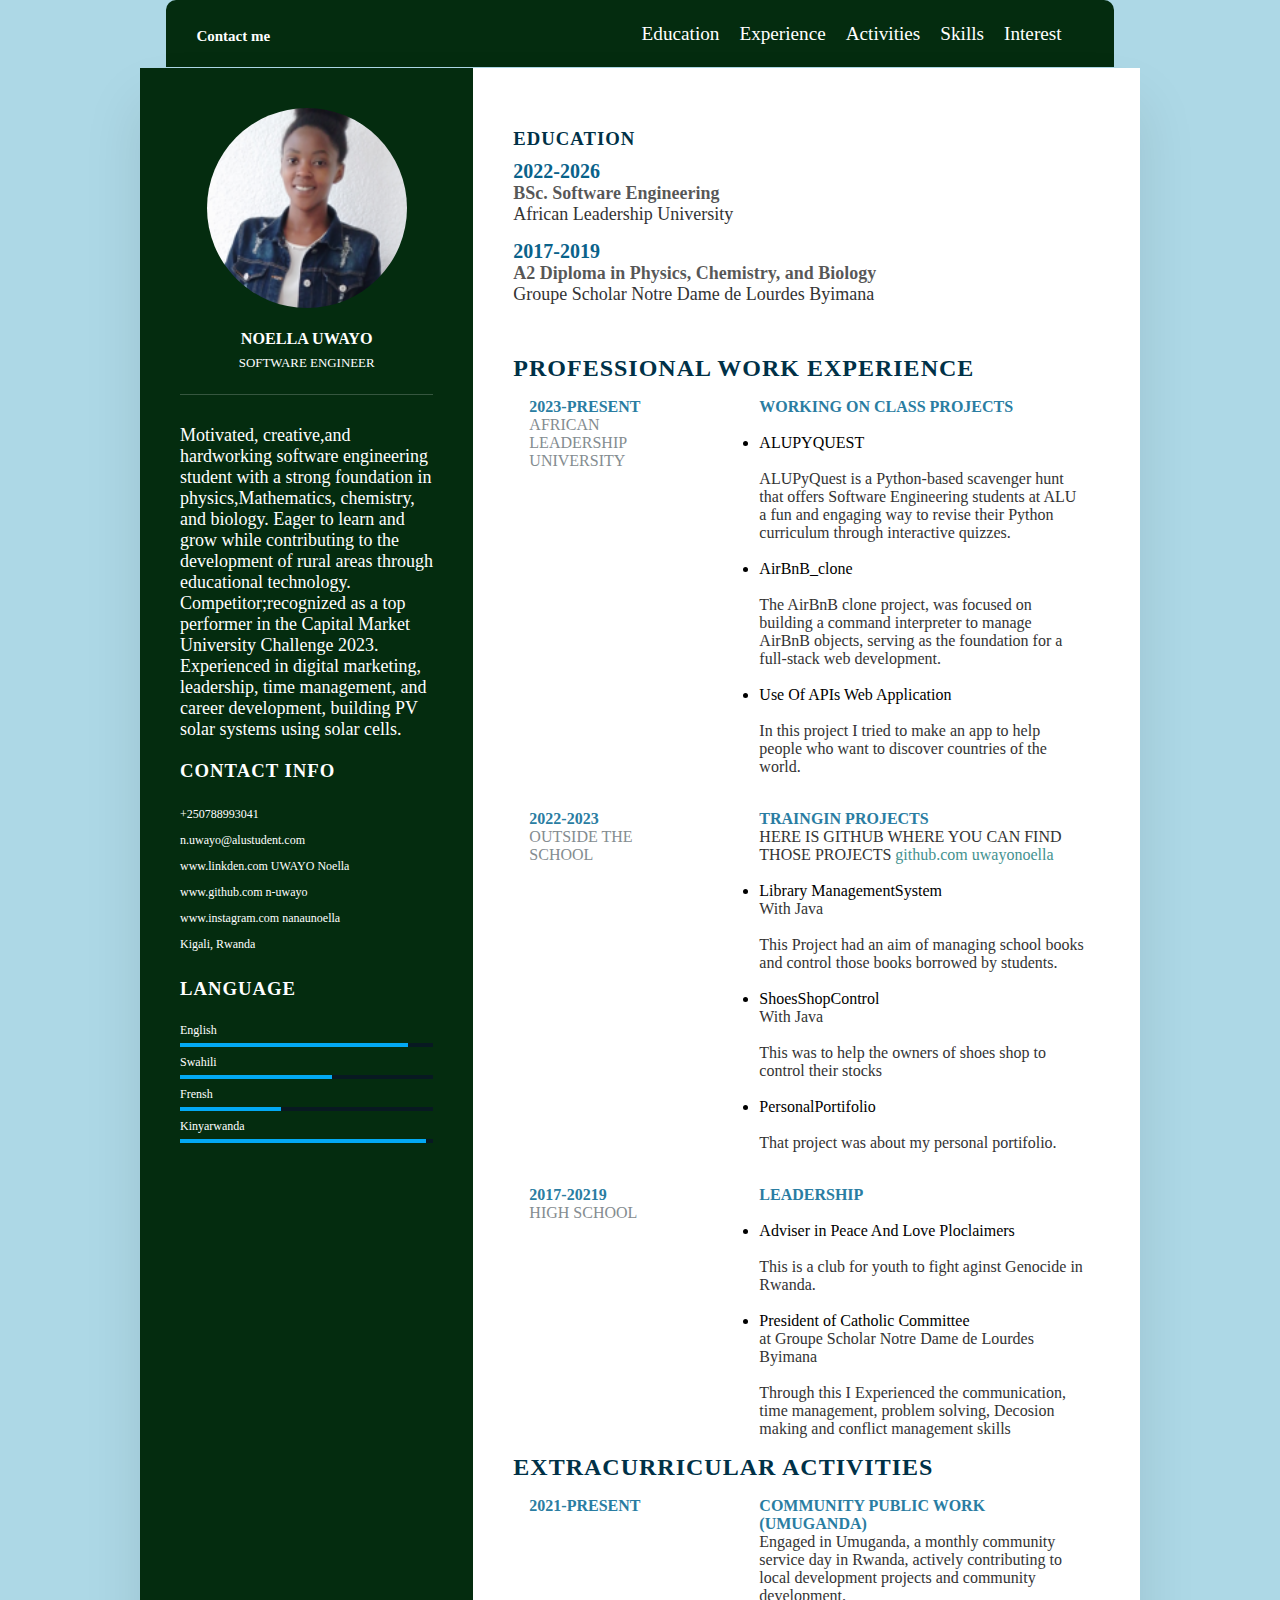
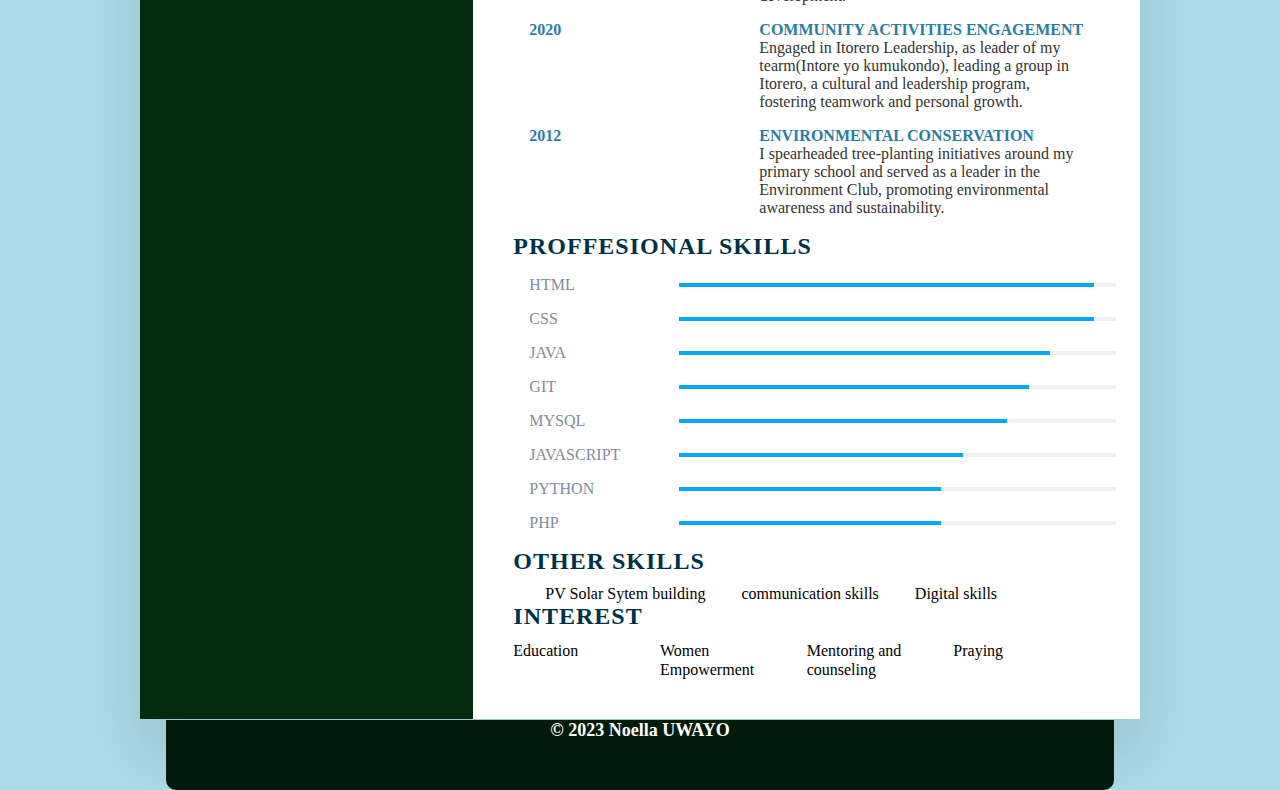
<file: index.html>
<!DOCTYPE html>
<html lang="en">

<head>
    <meta charset="UTF-8">
    <meta name="viewport" content="width=device-width, initial-scale=1.0">
    <link rel="stylesheet" href="style.css">
    <title>resume</title>

</head>

<body>
    <header>
        <nav>
            <div class="reachme">
                <a href="contact.html"> <i class="fa fa-commenting-o" aria-hidden="true"></i>Contact me</a>
            </div>
            <div class="nav_link">
                <a href="#education">Education</a>
                <a href="#experience">Experience</a>
                <a href="#activities">Activities</a>
                <a href="#skills">Skills</a>
                <a href="#interest">Interest</a>

            </div>

        </nav>
    </header>
    <div class="container">
        <div class="left-side">
            <div class="profileText">
                <div class="imgBx">
                    <img src="p4.PNG">
                </div>
                <h2>Noella UWAYO<br><span>Software Engineer</span>
                </h2>
            </div>
            <div class="contactInfo education ">
                <h3 class="title"></h3>
                <p>Motivated, creative,and hardworking software engineering student with a strong foundation in physics,Mathematics, chemistry, and biology. Eager to learn and grow while contributing to the development of rural areas through educational
                    technology. Competitor;recognized as a top performer in the Capital Market University Challenge 2023. Experienced in digital marketing, leadership, time management, and career development, building PV solar systems using solar cells.
                </p>
            </div>
            <div class="contactInfo">
                <h3 class="title">Contact Info</h3>
                <ul>
                    <li>
                        <span class="icon"><i class="fa fa-phone" aria-hidden="true"></i></span>
                        <span class="text">+250788993041</span>
                    </li>
                    <li>
                        <span class="icon"><i class="fa fa-envelope-o" aria-hidden="true"></i></span>
                        <span class="text">n.uwayo@alustudent.com</span>
                    </li>
                    <li>
                        <span class="icon"><i class="fa fa-linkedin" aria-hidden="true"></i></span>
                        <span class="text">www.linkden.com UWAYO Noella</span>
                    </li>
                    <li>
                        <span class="icon"><i class="fa fa-github" aria-hidden="true"></i></span>
                        <span class="text">www.github.com n-uwayo</span>
                    </li>
                    <li>
                        <span class="icon"><i class="fa fa-instagram" aria-hidden="true"></i></span>
                        <span class="text">www.instagram.com nanaunoella</span>
                    </li>
                    <li>
                        <span class="icon"><i class="fa fa-map-marker" aria-hidden="true"></i></span>
                        <span class="text">Kigali, Rwanda </span>
                    </li>
                </ul>
            </div>


            <!-- <div class="contactInfo education ">
                <h3 class="title"></h3>
                <p>Now I'm student at African leadership University<br> to pursue my Bachelor's degree in software engineering<br> for seeking out innovative solutions to existing problems <br> in this industry.</p>
            </div> -->

            <div class="contactInfo language ">
                <h3 class="title">Language</h3>
                <ul>
                    <li>
                        <span class="text">English</span>
                        <span class="percent">
                            <div style="width: 90%;"></div>
                        </span>
                    </li>
                    <li>
                        <span class="text">Swahili</span>
                        <span class="percent"><div style="width: 60%;"></div></span>
                    </li>
                    <li>
                        <span class="text">Frensh</span>
                        <span class="percent"><div style="width: 40%;"></div></span>
                    </li>
                    <li>
                        <span class="text">Kinyarwanda</span>
                        <span class="percent"><div style="width: 97%;"></div></span>
                    </li>
                </ul>
            </div>
        </div>

        <div class="rigth-side">
            <section id="education" class="about contactInfo education">
                <h3 class="title">Education</h3>
                <ul>
                    <li>
                        <h5>2022-2026</h5>
                        <h4>BSc. Software Engineering </h4>
                        <h4>African Leadership University</h4>
                    </li>
                    <li>
                        <h5>2017-2019</h5>
                        <h4>A2 Diploma in Physics, Chemistry, and Biology</h4>
                        <h4>Groupe Scholar Notre Dame de Lourdes Byimana</h4>
                    </li>
                </ul>
            </section>
            <section id="experience">
                <div class="about">
                    <h2 class="title2">
                        PROFESSIONAL WORK EXPERIENCE
                    </h2>
                    <div class="box">
                        <div class="year_campany">
                            <h4>2023-Present</h4>
                            <h5>African Leadership <br>University </h5>
                        </div>
                        <div class="text">
                            <h4>Working on class projects</h4>
                            <p>
                                <ul>
                                    <br>
                                    <li> ALUPYQUEST
                                        <p><br>ALUPyQuest is a Python-based scavenger hunt that offers Software Engineering students at ALU a fun and engaging way to revise their Python curriculum through interactive quizzes.</p>
                                    </li><br>

                                    <li>AirBnB_clone
                                        <p><br>The AirBnB clone project, was focused on building a command interpreter to manage AirBnB objects, serving as the foundation for a full-stack web development.</p>
                                    </li>
                                    <br>
                                    <li>Use Of APIs Web Application
                                        <p><br>In this project I tried to make an app to help people who want to discover countries of the world.
                                        </p>
                                    </li><br>

                                </ul>
                            </p>
                        </div>
                    </div>


                    <div class="box">
                        <div class="year_campany">
                            <h4>2022-2023</h4>
                            <h5>outside the school</h5>
                        </div>
                        <div class="text">
                            <h4>Traingin projects
                                <p>here is github where you can find those projects
                                    <span style="text-transform: lowercase;cursor: pointer;color: #44928f;">github.com UWAYONoella</span></p>
                            </h4>
                            <p>
                                <ul>
                                    <br>
                                    <li> Library ManagementSystem
                                        <p>With Java</p>
                                        <p><br>This Project had an aim of managing school books and control those books borrowed by students.</p>
                                    </li><br>

                                    <li>ShoesShopControl
                                        <p>With Java</p>
                                        <p><br>This was to help the owners of shoes shop to control their stocks</p>
                                    </li>
                                    <br>
                                    <li>PersonalPortifolio
                                        <p><br>That project was about my personal portifolio.
                                        </p>
                                    </li><br>

                                </ul>
                            </p>
                        </div>

                    </div>

                    <div class="box">
                        <div class="year_campany">
                            <h4>2017-20219</h4>
                            <h5>high school</h5>
                        </div>
                        <div class="text">
                            <h4>Leadership
                            </h4>
                            <p>
                                <ul>
                                    <br>
                                    <li> Adviser in Peace And Love Ploclaimers
                                        <p><br>This is a club for youth to fight aginst Genocide in Rwanda.</p>
                                    </li><br>

                                    <li>President of Catholic Committee
                                        <p>at Groupe Scholar Notre Dame de Lourdes Byimana</p>
                                        <p><br>Through this I Experienced the communication, time management, problem solving, Decosion making and conflict management skills</p>
                                    </li>

                                </ul>
                            </p>
                        </div>
                    </div>


                </div>
            </section>
            <section id="activities">
                <div class="about">
                    <h2 class="title2">
                        EXTRACURRICULAR ACTIVITIES
                    </h2>
                    <div class="box">
                        <div class="year_campany">
                            <h4>2021-Present</h4>
                            <!-- <h5>African Leadership <br>University </h5> -->
                        </div>
                        <div class="text">
                            <h4>Community Public Work (Umuganda)</h4>
                            <p>
                                Engaged in Umuganda, a monthly community service day in Rwanda, actively contributing to local development projects and community development.
                            </p>
                        </div>
                    </div>

                    <div class="box">
                        <div class="year_campany">
                            <h4>2020</h4>
                            <!-- <h5>African Leadership <br>University </h5> -->
                        </div>
                        <div class="text">
                            <h4>Community activities engagement</h4>
                            <p>
                                Engaged in Itorero Leadership, as leader of my tearm(Intore yo kumukondo), leading a group in Itorero, a cultural and leadership program, fostering teamwork and personal growth.
                            </p>
                        </div>
                    </div>

                    <div class="box">
                        <div class="year_campany">
                            <h4>2012</h4>
                            <!-- <h5>African Leadership <br>University </h5> -->
                        </div>
                        <div class="text">
                            <h4> environmental conservation</h4>
                            <p>
                                I spearheaded tree-planting initiatives around my primary school and served as a leader in the Environment Club, promoting environmental awareness and sustainability.
                            </p>
                        </div>
                    </div>

                </div>
            </section>

            <section id="skills">
                <div class="about skills ">
                    <h2 class="title2 ">Proffesional Skills</h2>
                    <div class="box ">
                        <h4>html
                        </h4>
                        <div class="percent ">
                            <div style="width: 95%; "></div>
                        </div>
                    </div>

                    <div class="box ">
                        <h4>css
                        </h4>
                        <div class="percent ">
                            <div style="width: 95%; "></div>
                        </div>
                    </div>

                    <div class="box ">
                        <h4>java
                        </h4>
                        <div class="percent ">
                            <div style="width: 85%; "></div>
                        </div>
                    </div>
                    <div class="box ">
                        <h4>GIT
                        </h4>
                        <div class="percent ">
                            <div style="width: 80%; "></div>
                        </div>
                    </div>


                    <div class="box ">
                        <h4>MySQL
                        </h4>
                        <div class="percent ">
                            <div style="width: 75%; "></div>
                        </div>
                    </div>

                    <div class="box ">
                        <h4>javascript
                        </h4>
                        <div class="percent ">
                            <div style="width: 65%; "></div>
                        </div>
                    </div>

                    <div class="box ">
                        <h4>Python
                        </h4>
                        <div class="percent ">
                            <div style="width: 60%; "></div>
                        </div>
                    </div>
                    <div class="box ">
                        <h4>PHP
                        </h4>
                        <div class="percent ">
                            <div style="width: 60%; "></div>
                        </div>
                    </div>


                    <div class="about skills ">
                        <h2 class="title2 ">Other Skills</h2>
                        <div class="boxskils ">
                            <ul>
                                <li>PV Solar Sytem building</li>
                                <li>communication skills</li>
                                <li>Digital skills</li>
                            </ul>


                        </div>
                    </div>
                </div>
            </section>
            <section id="interest">
                <div class="interest ">
                    <h2 class="title2 ">Interest</h2>
                    <ul>
                        <li><i class="fa fa-graduation-cap " aria-hidden="true "></i>Education</li>
                        <li><i class="fa fa-television " aria-hidden="true "></i>Women Empowerment </li>
                        <li><i class="fa fa-gamepad " aria-hidden="true "></i>Mentoring and counseling</li>
                        <li><i class="fa fa-shower " aria-hidden="true "></i>Praying</li>
                    </ul>
                </div>
            </section>
        </div>
    </div>
    <footer class="footer ">
        <div class="contant ">
            <p>&copy; 2023 Noella UWAYO</p>
        </div>
    </footer>
</body>

</html>
</file>
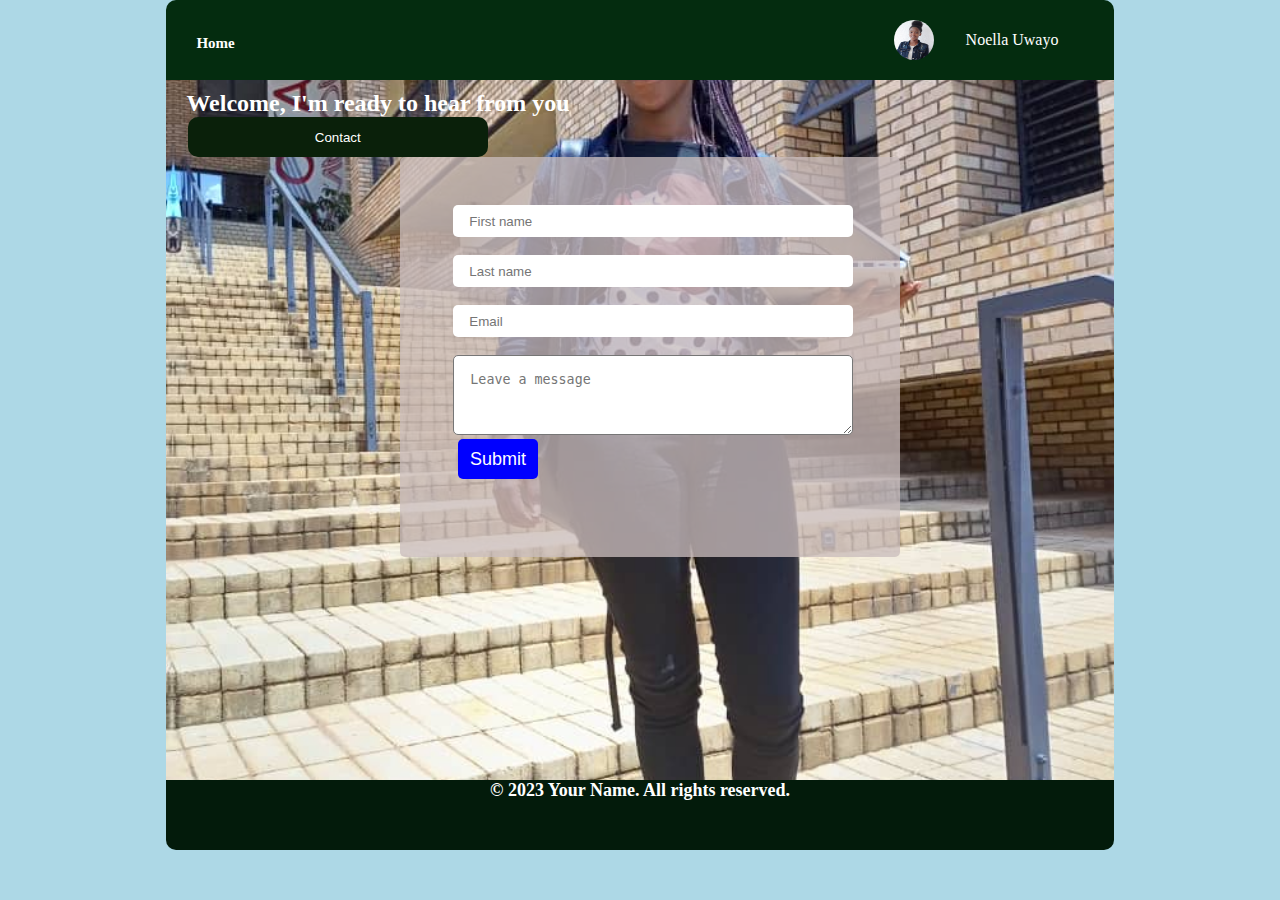
<file: contact.html>
<!DOCTYPE html>
<html lang="en">

<head>
    <meta charset="UTF-8">
    <meta http-equiv="X-UA-Compatible" content="IE=edge">
    <meta name="viewport" content="width=device-width, initial-scale=1.0">
    <title>My resume</title>

    <link rel="stylesheet" href="style.css">

</head>

<body style="min-height: 10vh;">
    <header>
        <nav>
            <div class="reachme">
                <a href="index.html"> <i class="fa fa-home" aria-hidden="true"></i>Home</a>
            </div>
            <div class="photo" style="width: 200px;height: 40px;align-items: center;display: flex;">
                <img src=" p4.PNG " style="width: 40px;height: 40px;border-radius: 50px;">
                <span style="padding-left:2rem;color:white;">Noella Uwayo</span>
            </div>

        </nav>
    </header>
    <div class="content">
        <h2 style="color:white;">Welcome, I'm ready to hear from you<br>
            <button id="apl">Contact</button>
        </h2>

        <div class="form" id="form">
            <input type="text" placeholder="First name" id="fname" required><br><br>
            <input type="text" placeholder="Last name" id="lname" required><br><br>
            <input type="email" placeholder="Email" id="email" required><br><br>
            <textarea name="message" rows="4" placeholder="Leave a message" required></textarea>
            <input type="submit" value="Submit" id="submit">
        </div>

        <div class="reply" id="repl">

        </div>
    </div>

    <footer class="footer ">
        <div class="contant ">
            <p>&copy; 2023 Your Name. All rights reserved.</p>
        </div>
    </footer>

</body>
<script src="index.js "></script>

</html>
</file>
<file: style.css>
* {
                    margin: 0;
                    padding: 0;
                    box-sizing: border-box;
                }
                
                body {
                    background-color: lightblue;
                    display: flex;
                    flex-direction: column;
                    align-items: center;
                    min-height: 100vh;
                }
                /* styles.css */
                
                header {
                    background-color: #042c0f;
                    position: relative;
                    text-align: center;
                    border-radius: 10px 10px 0px 0px;
                    width: 74%;
                    /* Initial width of 90% of the header */
                    margin: 0 auto;
                    padding: 20px;
                }
                
                nav {
                    display: flex;
                    justify-content: space-between;
                    align-items: center;
                }
                
                .nav_link {
                    margin-right: 2rem;
                }
                
                .nav_link a {
                    text-decoration: none;
                    font-size: 1.2rem;
                    color: white;
                    padding-left: 1rem;
                }
                
                .reachme a {
                    text-decoration: none;
                    color: #fff;
                    font-weight: 600;
                    font-size: 15px;
                }
                
                .reachme a .fa {
                    padding-right: 10px;
                    color: hsl(199, 89%, 35%);
                    font-size: 24px;
                }
                
                .container {
                    position: relative;
                    width: 100%;
                    max-width: 1000px;
                    min-height: 1000px;
                    margin: 1px;
                    display: grid;
                    grid-template-columns: 1fr 2fr;
                    box-shadow: 0 35px 55px rgba(0, 0, 0, 0.1);
                    ;
                }
                
                .container .left-side {
                    position: relative;
                    background-color: #042c0f;
                    padding: 40px;
                }
                
                .profileText {
                    position: relative;
                    display: flex;
                    flex-direction: column;
                    align-items: center;
                    padding-bottom: 20px;
                    border-bottom: 1px solid rgba(255, 255, 255, 0.2);
                }
                
                .profileText .imgBx {
                    position: relative;
                    width: 200px;
                    height: 200px;
                    border-radius: 50%;
                    overflow: hidden;
                }
                
                .profileText .imgBx img {
                    position: absolute;
                    top: 0;
                    left: 0;
                    width: 100%;
                    height: 100%;
                    object-fit: cover;
                }
                
                .profileText h2 {
                    color: #fff;
                    font-size: 1.01em;
                    margin-top: 20px;
                    text-transform: uppercase;
                    text-align: center;
                    font-weight: 600;
                    line-height: 1.4em;
                }
                
                .profileText h2 span {
                    font-size: 0.8em;
                    font-weight: 300;
                }
                
                .contactInfo {
                    padding-top: 20px;
                }
                
                .title {
                    color: #fff;
                    text-transform: uppercase;
                    font-weight: 600;
                    letter-spacing: 1px;
                    margin-bottom: 20px;
                }
                
                .contactInfo ul {
                    position: relative;
                }
                
                .contactInfo ul li {
                    position: relative;
                    list-style: none;
                    margin: 5px 0;
                    cursor: pointer;
                }
                
                .contactInfo ul li .icon {
                    width: 20px;
                    font-size: 18px;
                    color: #03a9f4;
                }
                
                .contactInfo ul li span {
                    color: #fff;
                    font-weight: 300;
                    font-size: 12px;
                }
                
                .contactInfo.education li {
                    margin-bottom: 15px;
                }
                
                .contactInfo.education h5 {
                    color: #0a628a;
                    font-weight: 600;
                    font-size: 20px;
                }
                
                .contactInfo.education h4:nth-child(2) {
                    font-weight: 600;
                    color: #000000ab;
                }
                
                .contactInfo.education h4 {
                    color: #333;
                    font-weight: 200;
                    font-size: 18px;
                }
                
                .contactInfo.education h3 {
                    color: #003147;
                    letter-spacing: 1px;
                    text-transform: uppercase;
                    margin-bottom: 10px;
                }
                
                .contactInfo.language .percent {
                    position: relative;
                    width: 100%;
                    height: 4px;
                    background-color: #081921;
                    display: block;
                    margin-top: 5px;
                }
                
                .contactInfo.language .percent div {
                    position: absolute;
                    top: 0;
                    left: 0;
                    height: 100%;
                    background-color: #03a9f4;
                }
                
                .container .rigth-side {
                    position: relative;
                    background-color: #fff;
                    padding: 40px;
                }
                
                .about {
                    margin-bottom: 50px;
                }
                
                .about:last-child {
                    margin-bottom: 0;
                }
                
                .title2 {
                    color: #003147;
                    letter-spacing: 1px;
                    text-transform: uppercase;
                    margin-bottom: 10px;
                }
                
                p {
                    color: #fff;
                    font-weight: 200;
                    font-size: 18px;
                }
                
                .about .box {
                    display: flex;
                    flex-direction: row;
                    margin: 1em;
                }
                
                .about .box .year_campany {
                    min-width: 150px;
                }
                
                .about .box .year_campany h5 {
                    text-transform: uppercase;
                    color: #848c90;
                    font-weight: 500;
                    font-size: 16px;
                }
                
                .about .box .year_campany h4 {
                    text-transform: uppercase;
                    color: #2a7da2;
                    font-size: 16px;
                }
                
                .about .box .text h4 {
                    text-transform: uppercase;
                    color: #2a7da2;
                    font-size: 16px;
                }
                
                .about .box .text p {
                    /* text-transform: uppercase; */
                    color: #333;
                    font-weight: 500;
                    font-size: 16px;
                }
                
                .about .box .text {
                    padding-left: 5em;
                }
                
                .skills .box {
                    width: 100%;
                    display: grid;
                    grid-template-columns: 150px 1fr;
                    justify-content: center;
                    align-items: center;
                }
                
                .skills .box h4 {
                    text-transform: uppercase;
                    color: #818b9c;
                    font-weight: 500;
                }
                
                .skills .box .percent {
                    position: relative;
                    width: 100%;
                    height: 4px;
                    background-color: #f0f0f0;
                }
                
                .skills .box .percent div {
                    position: absolute;
                    top: 0;
                    left: 0;
                    height: 100%;
                    background-color: #03a9f4;
                }
                
                .interest ul {
                    display: grid;
                    grid-template-columns: repeat(4, 1fr);
                }
                
                .interest ul li {
                    list-style: none;
                }
                
                .interest ul li .fa {
                    color: hsl(199, 89%, 35%);
                    font-size: 18px;
                    width: 20px;
                }
                
                .footer {
                    background-color: #031b0b;
                    color: #fff;
                    text-align: center;
                    height: 70px;
                    width: 74%;
                    border-radius: 0px 0px 10px 10px;
                    margin: 0;
                    position: relative;
                }
                
                .footer p {
                    color: #fff;
                    font-weight: 600;
                }
                /* css of form page*/
                
                .content {
                    background-image: url(no.jpeg);
                    background-repeat: no-repeat;
                    background-position: center;
                    background-color: #96cdf8;
                    width: 74%;
                    margin: auto;
                    padding-left: 20px;
                    padding-top: 10px;
                    background-size: cover;
                    height: 700px;
                }
                
                .content button {
                    background-color: #0a200a;
                    width: 300px;
                    border-radius: 10px;
                    height: 40px;
                    margin-left: 0.1em;
                    color: white;
                    border: none;
                }
                
                .form {
                    background-color: #cabdbdc4;
                    width: 500px;
                    height: 400px;
                    border-radius: 5px;
                    margin-top: 3rem;
                    padding-top: 3rem;
                    padding-left: 2.5rem;
                    /* Corrected typo: '5PX' to '5px' */
                    margin: auto;
                }
                
                .frm {
                    transition: 3s ease-in-out;
                    transform: translateY(-200%);
                    visibility: visible;
                }
                
                .submit {
                    transform: translateX(350%);
                    transition: 3s ease-in-out;
                }
                
                .placeholder {
                    color: rgb(247, 236, 236);
                    font-size: 20px;
                }
                
                select {
                    color: black;
                    font-size: 20px;
                    font-weight: 400;
                }
                
                input {
                    width: 400px;
                    height: 30px;
                    border-radius: 5px;
                    margin-left: 1em;
                    border: none;
                    padding: 1rem;
                }
                
                textarea {
                    width: 400px;
                    height: 80px;
                    border-radius: 5px;
                    margin-left: 1em;
                    padding: 1rem;
                }
                
                #submit {
                    width: 80px;
                    height: 40px;
                    color: white;
                    font-size: large;
                    background: blue;
                    padding: 0.5rem;
                }
                
                .reply {
                    background-color: rgb(45, 138, 232);
                    position: relative;
                    width: 50%;
                    height: 200px;
                    margin: auto;
                    transition: 3s ease-in-out;
                    transform: translateX(-250%);
                    visibility: hidden;
                    color: white;
                }
                
                .repl {
                    transition: 5s ease-in-out;
                    transform: translateX(5%);
                    visibility: visible;
                    margin-top: 15rem;
                }
                
                .up {
                    background-color: rgb(106, 141, 206);
                    color: white;
                    transform: translateY(-300%);
                    transition: 7s ease-in-out;
                }
                
                @media (max-width: 1000px) {
                    .container {
                        margin: 10px;
                        grid-template-columns: repeat(1, 1fr);
                    }
                    .interest ul {
                        grid-template-columns: repeat(2, 1fr);
                    }
                }
                
                @media only screen and (max-width: 768px) {
                    .container {
                        width: 100%;
                    }
                    header {
                        width: 100%;
                        padding: 30px;
                        margin: 0px;
                        border-radius: 0px;
                    }
                    .footer {
                        width: 100%;
                        padding: 30px;
                        margin: 0px;
                    }
                    .about.box {
                        flex-direction: column;
                    }
                    .about .box .year_campany {
                        margin-bottom: 5px;
                    }
                    .interest ul {
                        grid-template-columns: repeat(1, 1fr);
                    }
                    .skills .box {
                        grid-template-columns: repeat(1, 1fr);
                    }
                    nav {
                        grid-template-columns: repeat(1, 1fr);
                    }
                    .photo {
                        /* margin-right: 750px; */
                    }
                }
                /* Media Query for smaller screens */
                
                @media only screen and (max-width: 480px) {
                    .container {
                        width: 100%;
                    }
                    header {
                        width: 100%;
                        padding: 30px;
                        margin: 0px;
                        border-radius: 0px;
                    }
                    .footer {
                        width: 100%;
                        padding: 30px;
                        margin: 0px;
                    }
                    .about.box {
                        flex-direction: column;
                    }
                    .about .box .year_campany {
                        margin-bottom: 5px;
                    }
                    .interest ul {
                        grid-template-columns: repeat(1, 1fr);
                    }
                    .skills .box {
                        grid-template-columns: repeat(1, 1fr);
                    }
                    nav {
                        grid-template-columns: repeat(1, 1fr);
                    }
                }
                
                .boxskils li {
                    display: inline;
                    padding-left: 2rem;
                }
</file>
